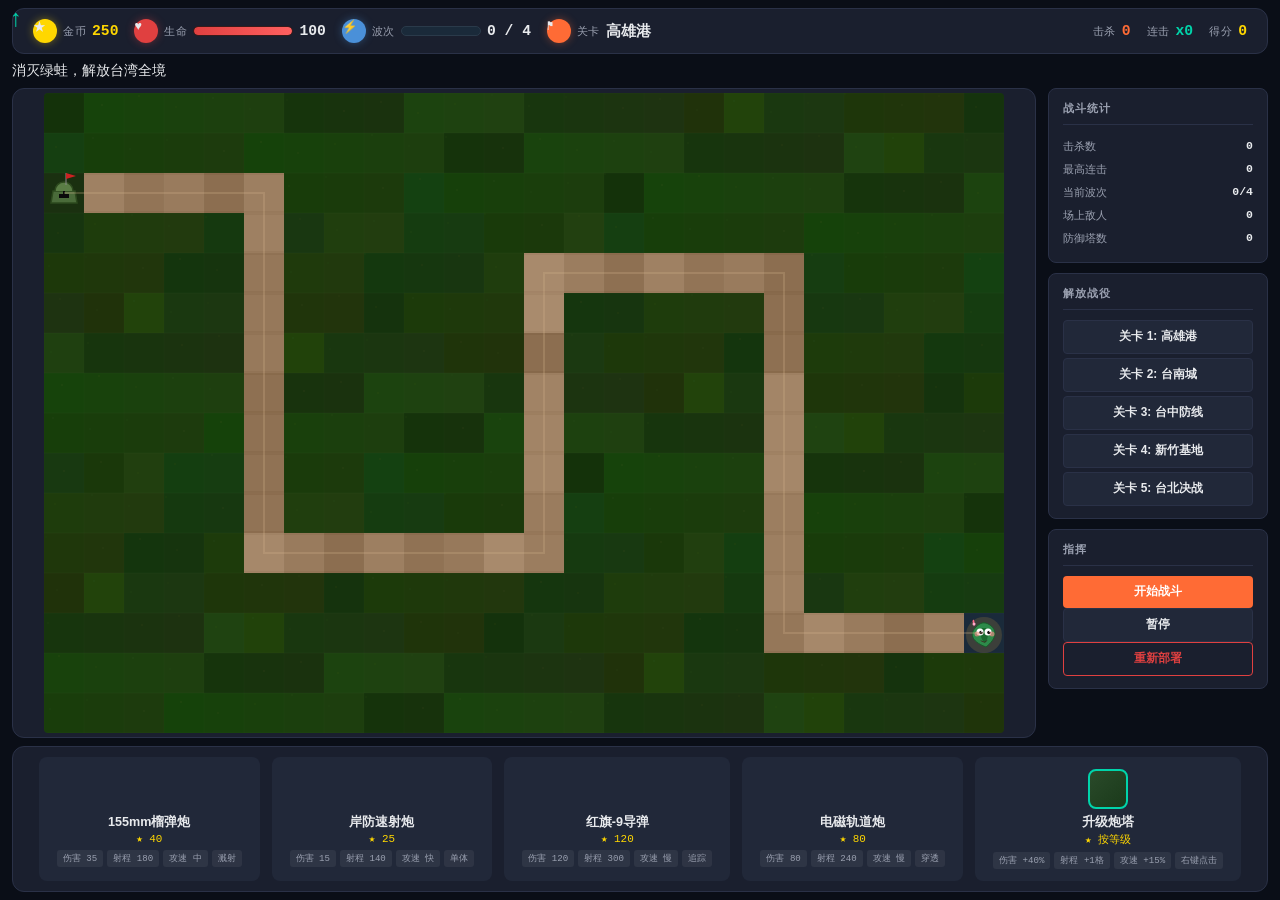
<file: index.html>
<!DOCTYPE html>
<html lang="zh-CN">
<head>
    <meta charset="UTF-8">
    <meta name="viewport" content="width=device-width, initial-scale=1.0">
    <title>解放台湾 - 塔防</title>
    <link rel="stylesheet" href="styles.css">
</head>
<body>
    <div class="game-wrapper">
        <!-- 顶部状态栏 -->
        <header class="status-bar">
            <div class="status-item gold-display">
                <span class="status-icon icon-gold">&#9733;</span>
                <span class="status-label">金币</span>
                <span id="gold-value" class="status-value gold-text">250</span>
            </div>
            <div class="status-item health-display">
                <span class="status-icon icon-heart">&#9829;</span>
                <span class="status-label">生命</span>
                <div class="health-bar-container">
                    <div id="health-bar" class="health-bar-fill"></div>
                </div>
                <span id="health-value" class="status-value">100</span>
            </div>
            <div class="status-item wave-display">
                <span class="status-icon icon-wave">&#9889;</span>
                <span class="status-label">波次</span>
                <div class="wave-progress-container">
                    <div id="wave-progress" class="wave-progress-fill"></div>
                </div>
                <span id="wave-text" class="status-value">0/4</span>
            </div>
            <div class="status-item level-display">
                <span class="status-icon icon-flag">&#9873;</span>
                <span class="status-label">关卡</span>
                <span id="level-name" class="status-value">高雄港</span>
            </div>
            <div class="status-spacer"></div>
            <div class="status-item kill-display">
                <span class="status-label">击杀</span>
                <span id="kill-count" class="status-value accent-text">0</span>
            </div>
            <div class="status-item combo-display">
                <span class="status-label">连击</span>
                <span id="combo-count" class="status-value combo-text">x0</span>
            </div>
            <div class="status-item score-display">
                <span class="status-label">得分</span>
                <span id="score-value" class="status-value gold-text">0</span>
            </div>
        </header>

        <!-- 副标题 -->
        <div class="subtitle-bar">
            <span>消灭绿蛙，解放台湾全境</span>
        </div>

        <!-- 游戏主区域 -->
        <main class="game-main">
            <div class="canvas-container">
                <canvas id="game-canvas" width="960" height="640"></canvas>
                <div id="game-overlay" class="overlay hidden">
                    <div class="overlay-content">
                        <h2 id="overlay-title">准备就绪</h2>
                        <p id="overlay-message">部署炮塔，消灭绿蛙</p>
                        <button id="overlay-btn" class="btn btn-primary">开始战斗</button>
                    </div>
                </div>
            </div>

            <!-- 右侧浮动面板 -->
            <aside class="side-panel">
                <div class="panel-card stats-card">
                    <h3 class="panel-title">战斗统计</h3>
                    <div class="stat-row">
                        <span>击杀数</span><span id="stat-kills">0</span>
                    </div>
                    <div class="stat-row">
                        <span>最高连击</span><span id="stat-max-combo">0</span>
                    </div>
                    <div class="stat-row">
                        <span>当前波次</span><span id="stat-wave">-</span>
                    </div>
                    <div class="stat-row">
                        <span>场上敌人</span><span id="stat-enemies">0</span>
                    </div>
                    <div class="stat-row">
                        <span>防御塔数</span><span id="stat-towers">0</span>
                    </div>
                </div>

                <div class="panel-card level-card">
                    <h3 class="panel-title">解放战役</h3>
                    <div class="level-selector" id="level-selector">
                        <!-- JS动态生成 -->
                    </div>
                </div>

                <div class="panel-card control-card">
                    <h3 class="panel-title">指挥</h3>
                    <button id="btn-start" class="btn btn-primary btn-block">开始战斗</button>
                    <button id="btn-pause" class="btn btn-secondary btn-block">暂停</button>
                    <button id="btn-restart" class="btn btn-danger btn-block">重新部署</button>
                </div>
            </aside>
        </main>

        <!-- 底部工具栏：军事炮塔选择 -->
        <footer class="toolbar">
            <div class="toolbar-inner">
                <!-- 155mm榴弹炮 -->
                <div class="tower-card" data-type="howitzer" data-cost="40">
                    <div class="tower-card-icon icon-howitzer"></div>
                    <div class="tower-card-info">
                        <span class="tower-card-name">155mm榴弹炮</span>
                        <span class="tower-card-cost">&#9733; 40</span>
                    </div>
                    <div class="tower-card-stats">
                        <span class="stat-chip damage">伤害 35</span>
                        <span class="stat-chip range">射程 180</span>
                        <span class="stat-chip speed">攻速 中</span>
                        <span class="stat-chip trait">溅射</span>
                    </div>
                </div>
                <!-- 岸防速射炮 -->
                <div class="tower-card" data-type="coastal" data-cost="25">
                    <div class="tower-card-icon icon-coastal"></div>
                    <div class="tower-card-info">
                        <span class="tower-card-name">岸防速射炮</span>
                        <span class="tower-card-cost">&#9733; 25</span>
                    </div>
                    <div class="tower-card-stats">
                        <span class="stat-chip damage">伤害 15</span>
                        <span class="stat-chip range">射程 140</span>
                        <span class="stat-chip speed">攻速 快</span>
                        <span class="stat-chip trait">单体</span>
                    </div>
                </div>
                <!-- 红旗-9导弹 -->
                <div class="tower-card" data-type="missile" data-cost="120">
                    <div class="tower-card-icon icon-missile"></div>
                    <div class="tower-card-info">
                        <span class="tower-card-name">红旗-9导弹</span>
                        <span class="tower-card-cost">&#9733; 120</span>
                    </div>
                    <div class="tower-card-stats">
                        <span class="stat-chip damage">伤害 120</span>
                        <span class="stat-chip range">射程 300</span>
                        <span class="stat-chip speed">攻速 慢</span>
                        <span class="stat-chip trait">追踪</span>
                    </div>
                </div>
                <!-- 电磁轨道炮 -->
                <div class="tower-card" data-type="railgun" data-cost="80">
                    <div class="tower-card-icon icon-railgun"></div>
                    <div class="tower-card-info">
                        <span class="tower-card-name">电磁轨道炮</span>
                        <span class="tower-card-cost">&#9733; 80</span>
                    </div>
                    <div class="tower-card-stats">
                        <span class="stat-chip damage">伤害 80</span>
                        <span class="stat-chip range">射程 240</span>
                        <span class="stat-chip speed">攻速 慢</span>
                        <span class="stat-chip trait">穿透</span>
                    </div>
                </div>
                <!-- 升级卡 -->
                <div class="tower-card upgrade-card" id="upgrade-card">
                    <div class="tower-card-icon icon-upgrade"></div>
                    <div class="tower-card-info">
                        <span class="tower-card-name">升级炮塔</span>
                        <span class="tower-card-cost">&#9733; 按等级</span>
                    </div>
                    <div class="tower-card-stats">
                        <span class="stat-chip damage">伤害 +40%</span>
                        <span class="stat-chip range">射程 +1格</span>
                        <span class="stat-chip speed">攻速 +15%</span>
                        <span class="stat-chip trait">右键点击</span>
                    </div>
                </div>
            </div>
        </footer>
    </div>

    <script src="game.js"></script>
</body>
</html>
</file>
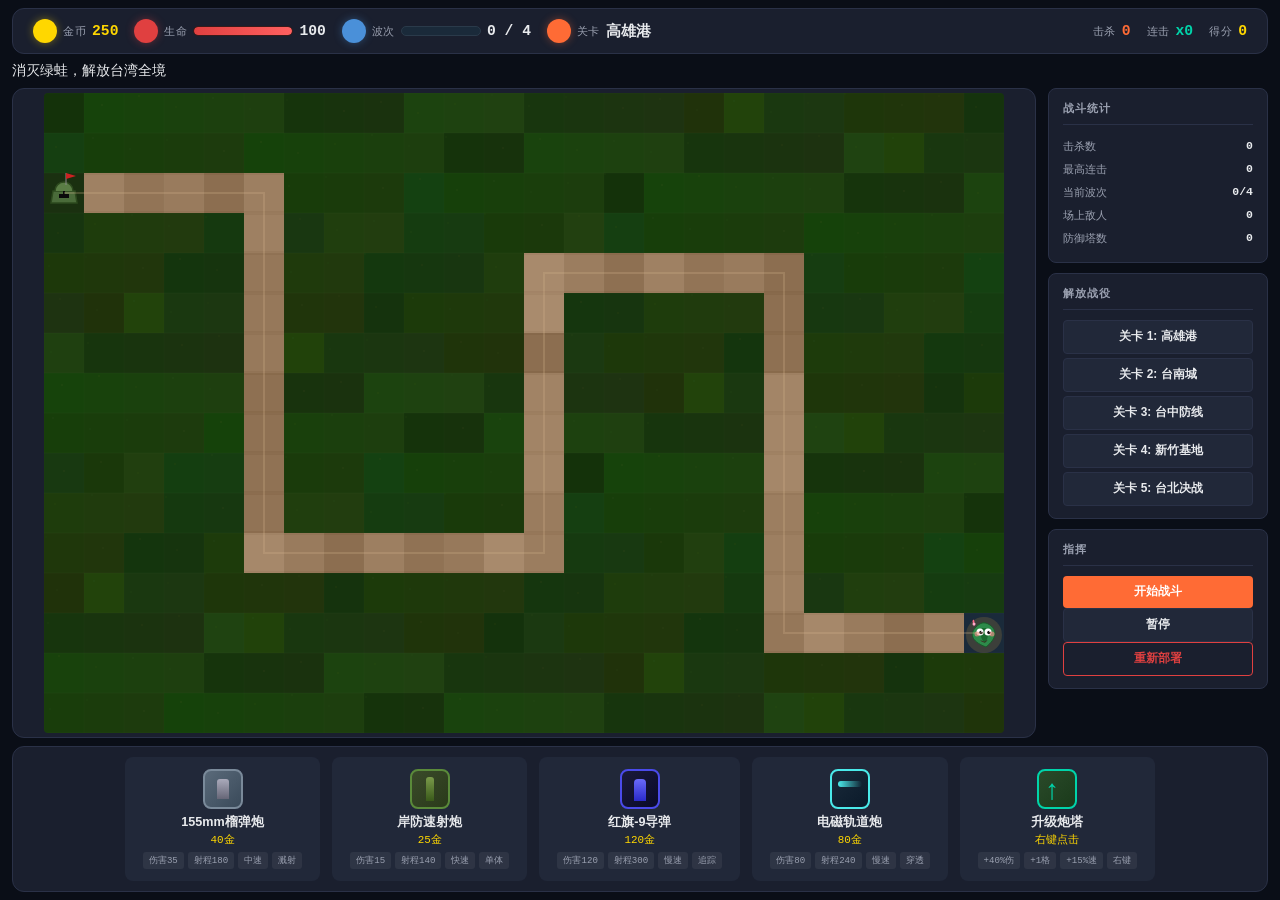
<file: 4399/index.html>
<!DOCTYPE html>
<html lang="zh-CN">
<head>
    <meta charset="UTF-8">
    <meta name="viewport" content="width=device-width, initial-scale=1.0, maximum-scale=1.0, user-scalable=no, viewport-fit=cover">
    <meta name="apple-mobile-web-app-capable" content="yes">
    <meta name="apple-mobile-web-app-status-bar-style" content="black-translucent">
    <meta name="format-detection" content="telephone=no">
    <meta name="x5-orientation" content="landscape">
    <meta name="x5-fullscreen" content="true">
    <title>解放台湾 - 塔防 | 4399</title>
    <link rel="stylesheet" href="styles.css">
    <!-- 4399 H5 API (optional integration stub) -->
    <!-- Uncomment and configure when integrating with 4399 platform:
    <script src="https://h.api.4399.com/h5mini-2.0/h5api-interface.php"></script>
    -->
</head>
<body>
    <!-- Loading splash -->
    <div id="loading-splash" class="loading-splash">
        <div class="loading-content">
            <div class="loading-spinner"></div>
            <p class="loading-text">正在加载游戏资源...</p>
            <progress id="loading-progress" class="loading-progress" value="0" max="100"></progress>
        </div>
    </div>

    <div class="game-wrapper">
        <!-- 顶部状态栏 -->
        <header class="status-bar">
            <div class="status-item gold-display">
                <span class="status-icon icon-gold"></span>
                <span class="status-label">金币</span>
                <span id="gold-value" class="status-value gold-text">250</span>
            </div>
            <div class="status-item health-display">
                <span class="status-icon icon-heart"></span>
                <span class="status-label">生命</span>
                <div class="health-bar-container">
                    <div id="health-bar" class="health-bar-fill"></div>
                </div>
                <span id="health-value" class="status-value">100</span>
            </div>
            <div class="status-item wave-display">
                <span class="status-icon icon-wave"></span>
                <span class="status-label">波次</span>
                <div class="wave-progress-container">
                    <div id="wave-progress" class="wave-progress-fill"></div>
                </div>
                <span id="wave-text" class="status-value">0/4</span>
            </div>
            <div class="status-item level-display">
                <span class="status-icon icon-flag"></span>
                <span class="status-label">关卡</span>
                <span id="level-name" class="status-value">高雄港</span>
            </div>
            <div class="status-spacer"></div>
            <div class="status-item kill-display">
                <span class="status-label">击杀</span>
                <span id="kill-count" class="status-value accent-text">0</span>
            </div>
            <div class="status-item combo-display">
                <span class="status-label">连击</span>
                <span id="combo-count" class="status-value combo-text">x0</span>
            </div>
            <div class="status-item score-display">
                <span class="status-label">得分</span>
                <span id="score-value" class="status-value gold-text">0</span>
            </div>
        </header>

        <!-- 副标题 -->
        <div class="subtitle-bar">
            <span>消灭绿蛙，解放台湾全境</span>
        </div>

        <!-- 游戏主区域 -->
        <main class="game-main">
            <div class="canvas-container">
                <canvas id="game-canvas" width="960" height="640"></canvas>
                <div id="game-overlay" class="overlay hidden">
                    <div class="overlay-content">
                        <h2 id="overlay-title">准备就绪</h2>
                        <p id="overlay-message">部署炮塔，消灭绿蛙</p>
                        <button id="overlay-btn" class="btn btn-primary">开始战斗</button>
                    </div>
                </div>
            </div>

            <!-- 移动端快捷面板（大屏隐藏） -->
            <div id="mobile-controls" class="mobile-controls">
                <button id="mbtn-start" class="btn btn-primary btn-mobile">开始</button>
                <button id="mbtn-pause" class="btn btn-secondary btn-mobile">暂停</button>
                <button id="mbtn-restart" class="btn btn-danger btn-mobile">重置</button>
            </div>

            <!-- 右侧浮动面板 -->
            <aside class="side-panel">
                <div class="panel-card stats-card">
                    <h3 class="panel-title">战斗统计</h3>
                    <div class="stat-row">
                        <span>击杀数</span><span id="stat-kills">0</span>
                    </div>
                    <div class="stat-row">
                        <span>最高连击</span><span id="stat-max-combo">0</span>
                    </div>
                    <div class="stat-row">
                        <span>当前波次</span><span id="stat-wave">-</span>
                    </div>
                    <div class="stat-row">
                        <span>场上敌人</span><span id="stat-enemies">0</span>
                    </div>
                    <div class="stat-row">
                        <span>防御塔数</span><span id="stat-towers">0</span>
                    </div>
                </div>

                <div class="panel-card level-card">
                    <h3 class="panel-title">解放战役</h3>
                    <div class="level-selector" id="level-selector">
                        <!-- JS动态生成 -->
                    </div>
                </div>

                <div class="panel-card control-card">
                    <h3 class="panel-title">指挥</h3>
                    <button id="btn-start" class="btn btn-primary btn-block">开始战斗</button>
                    <button id="btn-pause" class="btn btn-secondary btn-block">暂停</button>
                    <button id="btn-restart" class="btn btn-danger btn-block">重新部署</button>
                </div>
            </aside>
        </main>

        <!-- 底部工具栏：军事炮塔选择 -->
        <footer class="toolbar">
            <div class="toolbar-inner">
                <!-- 155mm榴弹炮 -->
                <div class="tower-card" data-type="howitzer" data-cost="40">
                    <div class="tower-card-icon icon-howitzer"></div>
                    <div class="tower-card-info">
                        <span class="tower-card-name">155mm榴弹炮</span>
                        <span class="tower-card-cost">40金</span>
                    </div>
                    <div class="tower-card-stats">
                        <span class="stat-chip damage">伤害35</span>
                        <span class="stat-chip range">射程180</span>
                        <span class="stat-chip speed">中速</span>
                        <span class="stat-chip trait">溅射</span>
                    </div>
                </div>
                <!-- 岸防速射炮 -->
                <div class="tower-card" data-type="coastal" data-cost="25">
                    <div class="tower-card-icon icon-coastal"></div>
                    <div class="tower-card-info">
                        <span class="tower-card-name">岸防速射炮</span>
                        <span class="tower-card-cost">25金</span>
                    </div>
                    <div class="tower-card-stats">
                        <span class="stat-chip damage">伤害15</span>
                        <span class="stat-chip range">射程140</span>
                        <span class="stat-chip speed">快速</span>
                        <span class="stat-chip trait">单体</span>
                    </div>
                </div>
                <!-- 红旗-9导弹 -->
                <div class="tower-card" data-type="missile" data-cost="120">
                    <div class="tower-card-icon icon-missile"></div>
                    <div class="tower-card-info">
                        <span class="tower-card-name">红旗-9导弹</span>
                        <span class="tower-card-cost">120金</span>
                    </div>
                    <div class="tower-card-stats">
                        <span class="stat-chip damage">伤害120</span>
                        <span class="stat-chip range">射程300</span>
                        <span class="stat-chip speed">慢速</span>
                        <span class="stat-chip trait">追踪</span>
                    </div>
                </div>
                <!-- 电磁轨道炮 -->
                <div class="tower-card" data-type="railgun" data-cost="80">
                    <div class="tower-card-icon icon-railgun"></div>
                    <div class="tower-card-info">
                        <span class="tower-card-name">电磁轨道炮</span>
                        <span class="tower-card-cost">80金</span>
                    </div>
                    <div class="tower-card-stats">
                        <span class="stat-chip damage">伤害80</span>
                        <span class="stat-chip range">射程240</span>
                        <span class="stat-chip speed">慢速</span>
                        <span class="stat-chip trait">穿透</span>
                    </div>
                </div>
                <!-- 升级卡 -->
                <div class="tower-card upgrade-card" id="upgrade-card">
                    <div class="tower-card-icon icon-upgrade"></div>
                    <div class="tower-card-info">
                        <span class="tower-card-name">升级炮塔</span>
                        <span class="tower-card-cost">右键点击</span>
                    </div>
                    <div class="tower-card-stats">
                        <span class="stat-chip damage">+40%伤</span>
                        <span class="stat-chip range">+1格</span>
                        <span class="stat-chip speed">+15%速</span>
                        <span class="stat-chip trait">右键</span>
                    </div>
                </div>
            </div>
        </footer>
    </div>

    <script>
    // Loading screen - hide when game initializes
    window.addEventListener('load', function() {
        setTimeout(function() {
            var splash = document.getElementById('loading-splash');
            if (splash) {
                splash.style.opacity = '0';
                splash.style.transition = 'opacity 0.3s ease';
                setTimeout(function() { splash.remove(); }, 300);
            }
        }, 600);
    });
    </script>
    <script src="game.js"></script>
</body>
</html>
</file>
<file: styles.css>
/* ============================================================
   Aegis Defense - 塔防游戏样式表
   主题色: #ff6b35(橙红) #00d4aa(成功绿) #ffd700(金币金)
           #1a1f2e(面板深色) #0a0e17(背景极深)
   ============================================================ */

/* === CSS Variables & Reset === */
:root {
    --bg-deep:      #0a0e17;
    --bg-panel:     #1a1f2e;
    --bg-card:      #212839;
    --bg-hover:     #2a3147;
    --accent:       #ff6b35;
    --accent-dark:  #d45520;
    --success:      #00d4aa;
    --gold:         #ffd700;
    --gold-dark:    #b8960f;
    --text-primary: #e8eaed;
    --text-secondary: #9aa0b0;
    --text-muted:   #5e6478;
    --border:       #2a3147;
    --danger:       #e04040;
    --danger-dark:  #b02020;
    --radius-sm:    4px;
    --radius-md:    8px;
    --radius-lg:    12px;
    --transition:   0.2s ease;
    --font-mono:    'Consolas', 'Courier New', monospace;
    --font-ui:      'Segoe UI', 'Microsoft YaHei', sans-serif;
}

*, *::before, *::after {
    margin: 0;
    padding: 0;
    box-sizing: border-box;
}

html { font-size: 14px; }

body {
    font-family: var(--font-ui);
    background: var(--bg-deep);
    color: var(--text-primary);
    min-height: 100vh;
    display: flex;
    justify-content: center;
    align-items: flex-start;
    overflow-x: hidden;
    -webkit-font-smoothing: antialiased;
}

/* === Game Wrapper === */
.game-wrapper {
    width: 100%;
    max-width: 1280px;
    min-width: 768px;
    display: flex;
    flex-direction: column;
    min-height: 100vh;
    padding: 8px 12px;
    gap: 8px;
}

/* ============================================================
   Status Bar - 顶部状态栏
   ============================================================ */
.status-bar {
    display: flex;
    align-items: center;
    gap: 16px;
    padding: 10px 20px;
    background: var(--bg-panel);
    border-radius: var(--radius-lg);
    border: 1px solid var(--border);
    flex-shrink: 0;
}

.status-item {
    display: flex;
    align-items: center;
    gap: 6px;
    font-size: 0.9rem;
}

.status-spacer { flex: 1; }

.status-label {
    color: var(--text-secondary);
    font-size: 0.78rem;
    text-transform: uppercase;
    letter-spacing: 0.5px;
}

.status-value {
    font-family: var(--font-mono);
    font-weight: 700;
    font-size: 1.05rem;
    color: var(--text-primary);
}

.gold-text   { color: var(--gold); }
.accent-text { color: var(--accent); }
.combo-text  { color: var(--success); }

/* Status Icons (CSS-only) */
.status-icon {
    width: 24px; height: 24px;
    border-radius: 50%;
    display: inline-block;
    flex-shrink: 0;
}
.icon-gold  { background: var(--gold); box-shadow: 0 0 8px rgba(255,215,0,0.4); }
.icon-heart { background: var(--danger); box-shadow: 0 0 8px rgba(224,64,64,0.4); }
.icon-wave  { background: #4a90d9; box-shadow: 0 0 8px rgba(74,144,217,0.4); }
.icon-flag  { background: var(--accent); box-shadow: 0 0 8px rgba(255,107,53,0.4); }

/* Health Bar */
.health-bar-container {
    width: 100px; height: 10px;
    background: #2a1a1a;
    border-radius: 5px;
    overflow: hidden;
    border: 1px solid #3a1a1a;
}
.health-bar-fill {
    width: 100%; height: 100%;
    background: linear-gradient(90deg, var(--danger), #ff6060);
    border-radius: 5px;
    transition: width 0.4s ease;
}

/* Wave Progress */
.wave-progress-container {
    width: 80px; height: 10px;
    background: #1a2a3a;
    border-radius: 5px;
    overflow: hidden;
    border: 1px solid #2a3a4a;
}
.wave-progress-fill {
    width: 0%; height: 100%;
    background: linear-gradient(90deg, #4a90d9, #6ab0f9);
    border-radius: 5px;
    transition: width 0.4s ease;
}

/* ============================================================
   Game Main Area
   ============================================================ */
.game-main {
    display: flex;
    gap: 12px;
    flex: 1;
    min-height: 0;
}

.canvas-container {
    flex: 1;
    display: flex;
    align-items: center;
    justify-content: center;
    position: relative;
    background: var(--bg-panel);
    border-radius: var(--radius-lg);
    border: 1px solid var(--border);
    overflow: hidden;
    min-width: 0;
}

#game-canvas {
    display: block;
    max-width: 100%;
    max-height: 100%;
    image-rendering: auto;
    border-radius: 4px;
}

/* Overlay */
.overlay {
    position: absolute;
    inset: 0;
    background: rgba(10,14,23,0.85);
    display: flex;
    align-items: center;
    justify-content: center;
    z-index: 100;
    backdrop-filter: blur(4px);
}
.overlay.hidden { display: none; }
.overlay-content {
    text-align: center;
    background: var(--bg-panel);
    padding: 32px 48px;
    border-radius: var(--radius-lg);
    border: 1px solid var(--border);
    box-shadow: 0 8px 32px rgba(0,0,0,0.5);
}
.overlay-content h2 {
    font-size: 1.6rem;
    color: var(--accent);
    margin-bottom: 8px;
}
.overlay-content p {
    color: var(--text-secondary);
    margin-bottom: 20px;
    font-size: 0.95rem;
}

/* ============================================================
   Side Panel
   ============================================================ */
.side-panel {
    width: 220px;
    flex-shrink: 0;
    display: flex;
    flex-direction: column;
    gap: 10px;
    overflow-y: auto;
    max-height: 660px;
}

.panel-card {
    background: var(--bg-panel);
    border-radius: var(--radius-md);
    border: 1px solid var(--border);
    padding: 12px 14px;
}

.panel-title {
    font-size: 0.82rem;
    text-transform: uppercase;
    letter-spacing: 1px;
    color: var(--text-secondary);
    margin-bottom: 10px;
    padding-bottom: 8px;
    border-bottom: 1px solid var(--border);
}

.stat-row {
    display: flex;
    justify-content: space-between;
    padding: 4px 0;
    font-size: 0.82rem;
    color: var(--text-secondary);
}
.stat-row span:last-child {
    font-family: var(--font-mono);
    font-weight: 600;
    color: var(--text-primary);
}

/* Level Selector */
.level-selector {
    display: flex;
    flex-direction: column;
    gap: 4px;
}
.level-btn {
    background: var(--bg-card);
    border: 1px solid var(--border);
    color: var(--text-secondary);
    padding: 7px 10px;
    border-radius: var(--radius-sm);
    cursor: pointer;
    font-size: 0.8rem;
    text-align: left;
    transition: all var(--transition);
    font-family: var(--font-ui);
}
.level-btn:hover {
    background: var(--bg-hover);
    color: var(--text-primary);
    border-color: var(--accent);
}
.level-btn.active {
    background: var(--accent);
    color: #fff;
    border-color: var(--accent);
    font-weight: 600;
}

/* ============================================================
   Buttons
   ============================================================ */
.btn {
    display: inline-block;
    padding: 8px 20px;
    border: none;
    border-radius: var(--radius-sm);
    cursor: pointer;
    font-size: 0.85rem;
    font-weight: 600;
    font-family: var(--font-ui);
    transition: all var(--transition);
    text-align: center;
}
.btn-block { display: block; width: 100%; }
.btn-primary {
    background: var(--accent);
    color: #fff;
}
.btn-primary:hover {
    background: var(--accent-dark);
    box-shadow: 0 2px 12px rgba(255,107,53,0.35);
}
.btn-secondary {
    background: var(--bg-card);
    color: var(--text-primary);
    border: 1px solid var(--border);
}
.btn-secondary:hover {
    background: var(--bg-hover);
    border-color: var(--text-muted);
}
.btn-danger {
    background: transparent;
    color: var(--danger);
    border: 1px solid var(--danger);
}
.btn-danger:hover {
    background: var(--danger-dark);
    color: #fff;
}

/* ============================================================
   Toolbar - 底部工具栏
   ============================================================ */
.toolbar {
    background: var(--bg-panel);
    border-radius: var(--radius-lg);
    border: 1px solid var(--border);
    padding: 10px 16px;
    flex-shrink: 0;
}
.toolbar-inner {
    display: flex;
    gap: 12px;
    justify-content: center;
    flex-wrap: wrap;
}

.tower-card {
    display: flex;
    flex-direction: column;
    align-items: center;
    gap: 5px;
    background: var(--bg-card);
    border: 2px solid transparent;
    border-radius: var(--radius-md);
    padding: 10px 16px;
    cursor: pointer;
    transition: all var(--transition);
    min-width: 140px;
    user-select: none;
}
.tower-card:hover {
    background: var(--bg-hover);
    border-color: var(--accent);
    transform: translateY(-2px);
    box-shadow: 0 4px 16px rgba(255,107,53,0.2);
}
.tower-card.selected {
    border-color: var(--accent);
    background: #1f2a38;
    box-shadow: 0 0 16px rgba(255,107,53,0.3);
}

.tower-card-icon {
    width: 40px; height: 40px;
    border-radius: 8px;
    flex-shrink: 0;
}
.icon-tower-basic {
    background: linear-gradient(135deg, #5a6a7a, #3a4a5a);
    border: 2px solid #7a8a9a;
    position: relative;
}
.icon-tower-basic::after {
    content: ''; position: absolute; top: 8px; left: 12px;
    width: 12px; height: 20px;
    background: linear-gradient(180deg, #aab, #667);
    border-radius: 3px 3px 0 0;
}
.icon-tower-rocket {
    background: linear-gradient(135deg, #6a4a3a, #4a2a1a);
    border: 2px solid #aa6830;
}
.icon-tower-rocket::after {
    content: ''; position: absolute; top: 6px; left: 14px;
    width: 8px; height: 24px;
    background: linear-gradient(180deg, var(--accent), #d44a20);
    border-radius: 3px 3px 0 0;
}
.icon-tower-missile {
    background: linear-gradient(135deg, #1a1a3a, #0a0a2a);
    border: 2px solid #4a4aea;
}
.icon-tower-missile::after {
    content: ''; position: absolute; top: 8px; left: 12px;
    width: 12px; height: 22px;
    background: linear-gradient(180deg, #6a6afa, #2a2aca);
    border-radius: 4px 4px 0 0;
}
.icon-upgrade {
    background: linear-gradient(135deg, #2a4a2a, #1a3a1a);
    border: 2px solid var(--success);
}
.icon-upgrade::after {
    content: '↑'; position: absolute; top: 4px; left: 10px;
    font-size: 24px; color: var(--success); font-weight: bold;
}

.tower-card-info {
    display: flex;
    flex-direction: column;
    align-items: center;
    gap: 1px;
}
.tower-card-name {
    font-weight: 700;
    font-size: 0.9rem;
    color: var(--text-primary);
}
.tower-card-cost {
    font-size: 0.78rem;
    color: var(--gold);
    font-family: var(--font-mono);
}

.tower-card-stats {
    display: flex;
    gap: 4px;
    flex-wrap: wrap;
    justify-content: center;
}
.stat-chip {
    font-size: 0.65rem;
    padding: 2px 6px;
    border-radius: 3px;
    background: rgba(255,255,255,0.06);
    color: var(--text-secondary);
    font-family: var(--font-mono);
}

.upgrade-card {
    border-style: dashed;
}

/* ============================================================
   Responsive
   ============================================================ */

/* 1200px: shrink side panel */
@media (max-width: 1200px) {
    .game-wrapper { max-width: 1100px; }
    .side-panel { width: 190px; }
    .tower-card { min-width: 120px; padding: 8px 12px; }
    .tower-card-stats { display: none; }
}

/* 992px: single column, side panel below canvas */
@media (max-width: 992px) {
    .game-wrapper { min-width: 0; padding: 4px 8px; gap: 6px; }
    .game-main { flex-direction: column; }
    .side-panel {
        width: 100%; flex-direction: row; flex-wrap: wrap;
        max-height: none; gap: 8px;
    }
    .panel-card { flex: 1; min-width: 180px; }
    .status-bar { gap: 10px; padding: 8px 12px; }
    .status-label { display: none; }
    .health-bar-container { width: 60px; }
    .wave-progress-container { width: 50px; }
    .tower-card { min-width: 100px; }
}

/* 768px: compact everything */
@media (max-width: 768px) {
    html { font-size: 12px; }
    .game-wrapper { padding: 2px 4px; gap: 4px; }

    .status-bar {
        gap: 6px; padding: 6px 10px;
        flex-wrap: wrap; justify-content: center;
    }
    .status-item { gap: 3px; }
    .status-icon { width: 16px; height: 16px; }
    .status-value { font-size: 0.85rem; }

    .game-main { gap: 6px; }

    .side-panel { gap: 4px; }
    .panel-card { padding: 8px 10px; }
    .panel-title { font-size: 0.7rem; margin-bottom: 6px; }

    .toolbar { padding: 8px 10px; }
    .toolbar-inner { gap: 6px; }
    .tower-card {
        min-width: 70px; padding: 6px 10px; gap: 2px;
    }
    .tower-card-icon { width: 28px; height: 28px; }
    .tower-card-name { font-size: 0.72rem; }
    .tower-card-cost { font-size: 0.65rem; }
    .tower-card-stats { display: none; }

    .overlay-content { padding: 20px 28px; }
}

/* === Scrollbar === */
::-webkit-scrollbar { width: 6px; }
::-webkit-scrollbar-track { background: var(--bg-deep); }
::-webkit-scrollbar-thumb { background: var(--border); border-radius: 3px; }
::-webkit-scrollbar-thumb:hover { background: var(--text-muted); }

/* === Animations === */
@keyframes pulse {
    0%, 100% { transform: scale(1); }
    50% { transform: scale(1.05); }
}
@keyframes fadeIn {
    from { opacity: 0; transform: translateY(-8px); }
    to { opacity: 1; transform: translateY(0); }
}
.tower-card.selected {
    animation: pulse 1.2s ease-in-out infinite;
}
.overlay:not(.hidden) .overlay-content {
    animation: fadeIn 0.3s ease;
}
</file>
<file: 4399/styles.css>
/* ============================================================
   解放台湾 - 塔防游戏样式表
   4399 平台优化版 - 多浏览器兼容
   主题色: #ff6b35(橙红) #00d4aa(成功绿) #ffd700(金币金)
           #1a1f2e(面板深色) #0a0e17(背景极深)
   兼容: Chrome 90+, Firefox 90+, Edge 90+, Safari 15+
   ============================================================ */

/* === CSS Variables & Reset === */
:root {
    --bg-deep:      #0a0e17;
    --bg-panel:     #1a1f2e;
    --bg-card:      #212839;
    --bg-hover:     #2a3147;
    --accent:       #ff6b35;
    --accent-dark:  #d45520;
    --success:      #00d4aa;
    --gold:         #ffd700;
    --gold-dark:    #b8960f;
    --text-primary: #e8eaed;
    --text-secondary: #9aa0b0;
    --text-muted:   #5e6478;
    --border:       #2a3147;
    --danger:       #e04040;
    --danger-dark:  #b02020;
    --radius-sm:    4px;
    --radius-md:    8px;
    --radius-lg:    12px;
    --transition:   0.2s ease;
    --font-mono:    'Consolas', 'Courier New', 'Lucida Console', monospace;
    --font-ui:      'Segoe UI', 'Microsoft YaHei', 'PingFang SC', 'Noto Sans SC', sans-serif;
}

*, *::before, *::after {
    margin: 0;
    padding: 0;
    box-sizing: border-box;
}

html { font-size: 14px; }

body {
    font-family: var(--font-ui);
    background: var(--bg-deep);
    color: var(--text-primary);
    min-height: 100vh;
    min-height: 100dvh; /* Safari dynamic viewport */
    display: flex;
    justify-content: center;
    align-items: flex-start;
    overflow-x: hidden;
    -webkit-font-smoothing: antialiased;
    -moz-osx-font-smoothing: grayscale;
    -webkit-tap-highlight-color: transparent;
    -webkit-touch-callout: none;
}

/* === Loading Splash === */
.loading-splash {
    position: fixed;
    inset: 0;
    z-index: 9999;
    background: var(--bg-deep);
    display: flex;
    align-items: center;
    justify-content: center;
}
.loading-content {
    text-align: center;
}
.loading-spinner {
    width: 48px; height: 48px;
    border: 4px solid var(--border);
    border-top-color: var(--accent);
    border-radius: 50%;
    animation: spin 0.8s linear infinite;
    margin: 0 auto 16px;
}
.loading-text {
    color: var(--text-secondary);
    font-size: 0.9rem;
    margin-bottom: 12px;
}
.loading-progress {
    width: 200px; height: 4px;
    appearance: none;
    -webkit-appearance: none;
    border: none;
    border-radius: 2px;
    background: var(--border);
}
.loading-progress::-webkit-progress-bar { background: var(--border); border-radius: 2px; }
.loading-progress::-webkit-progress-value { background: var(--accent); border-radius: 2px; }
.loading-progress::-moz-progress-bar { background: var(--accent); border-radius: 2px; }

@keyframes spin {
    to { transform: rotate(360deg); }
}

/* === Game Wrapper === */
.game-wrapper {
    width: 100%;
    max-width: 1280px;
    min-width: 768px;
    display: flex;
    flex-direction: column;
    min-height: 100vh;
    min-height: 100dvh;
    padding: 8px 12px;
    gap: 8px;
}

/* ============================================================
   Status Bar - 顶部状态栏
   ============================================================ */
.status-bar {
    display: flex;
    align-items: center;
    gap: 16px;
    padding: 10px 20px;
    background: var(--bg-panel);
    border-radius: var(--radius-lg);
    border: 1px solid var(--border);
    flex-shrink: 0;
}

.status-item {
    display: flex;
    align-items: center;
    gap: 6px;
    font-size: 0.9rem;
}

.status-spacer { flex: 1; }

.status-label {
    color: var(--text-secondary);
    font-size: 0.78rem;
    text-transform: uppercase;
    letter-spacing: 0.5px;
}

.status-value {
    font-family: var(--font-mono);
    font-weight: 700;
    font-size: 1.05rem;
    color: var(--text-primary);
}

.gold-text   { color: var(--gold); }
.accent-text { color: var(--accent); }
.combo-text  { color: var(--success); }

/* Status Icons (CSS-only) */
.status-icon {
    width: 24px; height: 24px;
    border-radius: 50%;
    display: inline-block;
    flex-shrink: 0;
}
.icon-gold  { background: var(--gold); box-shadow: 0 0 8px rgba(255,215,0,0.4); }
.icon-heart { background: var(--danger); box-shadow: 0 0 8px rgba(224,64,64,0.4); }
.icon-wave  { background: #4a90d9; box-shadow: 0 0 8px rgba(74,144,217,0.4); }
.icon-flag  { background: var(--accent); box-shadow: 0 0 8px rgba(255,107,53,0.4); }

/* Health Bar */
.health-bar-container {
    width: 100px; height: 10px;
    background: #2a1a1a;
    border-radius: 5px;
    overflow: hidden;
    border: 1px solid #3a1a1a;
}
.health-bar-fill {
    width: 100%; height: 100%;
    background: linear-gradient(90deg, var(--danger), #ff6060);
    border-radius: 5px;
    transition: width 0.4s ease;
}

/* Wave Progress */
.wave-progress-container {
    width: 80px; height: 10px;
    background: #1a2a3a;
    border-radius: 5px;
    overflow: hidden;
    border: 1px solid #2a3a4a;
}
.wave-progress-fill {
    width: 0%; height: 100%;
    background: linear-gradient(90deg, #4a90d9, #6ab0f9);
    border-radius: 5px;
    transition: width 0.4s ease;
}

/* ============================================================
   Game Main Area
   ============================================================ */
.game-main {
    display: flex;
    gap: 12px;
    flex: 1;
    min-height: 0;
}

.canvas-container {
    flex: 1;
    display: flex;
    align-items: center;
    justify-content: center;
    position: relative;
    background: var(--bg-panel);
    border-radius: var(--radius-lg);
    border: 1px solid var(--border);
    overflow: hidden;
    min-width: 0;
}

#game-canvas {
    display: block;
    max-width: 100%;
    max-height: 100%;
    image-rendering: auto;
    image-rendering: crisp-edges;
    border-radius: 4px;
}

/* Overlay */
.overlay {
    position: absolute;
    inset: 0;
    background: rgba(10,14,23,0.85);
    display: flex;
    align-items: center;
    justify-content: center;
    z-index: 100;
    -webkit-backdrop-filter: blur(4px);
    backdrop-filter: blur(4px);
}
/* Firefox fallback (no backdrop-filter support in older versions) */
@supports not (backdrop-filter: blur(1px)) {
    .overlay { background: rgba(10,14,23,0.92); }
}
.overlay.hidden { display: none; }
.overlay-content {
    text-align: center;
    background: var(--bg-panel);
    padding: 32px 48px;
    border-radius: var(--radius-lg);
    border: 1px solid var(--border);
    box-shadow: 0 8px 32px rgba(0,0,0,0.5);
}
.overlay-content h2 {
    font-size: 1.6rem;
    color: var(--accent);
    margin-bottom: 8px;
}
.overlay-content p {
    color: var(--text-secondary);
    margin-bottom: 20px;
    font-size: 0.95rem;
}

/* ============================================================
   Mobile Controls (hidden on desktop, shown on mobile)
   ============================================================ */
.mobile-controls {
    display: none;
}

/* ============================================================
   Side Panel
   ============================================================ */
.side-panel {
    width: 220px;
    flex-shrink: 0;
    display: flex;
    flex-direction: column;
    gap: 10px;
    overflow-y: auto;
    max-height: 660px;
}

.panel-card {
    background: var(--bg-panel);
    border-radius: var(--radius-md);
    border: 1px solid var(--border);
    padding: 12px 14px;
}

.panel-title {
    font-size: 0.82rem;
    text-transform: uppercase;
    letter-spacing: 1px;
    color: var(--text-secondary);
    margin-bottom: 10px;
    padding-bottom: 8px;
    border-bottom: 1px solid var(--border);
}

.stat-row {
    display: flex;
    justify-content: space-between;
    padding: 4px 0;
    font-size: 0.82rem;
    color: var(--text-secondary);
}
.stat-row span:last-child {
    font-family: var(--font-mono);
    font-weight: 600;
    color: var(--text-primary);
}

/* Level Selector */
.level-selector {
    display: flex;
    flex-direction: column;
    gap: 4px;
}
.level-btn {
    background: var(--bg-card);
    border: 1px solid var(--border);
    color: var(--text-secondary);
    padding: 7px 10px;
    border-radius: var(--radius-sm);
    cursor: pointer;
    font-size: 0.8rem;
    text-align: left;
    transition: all var(--transition);
    font-family: var(--font-ui);
}
.level-btn:hover {
    background: var(--bg-hover);
    color: var(--text-primary);
    border-color: var(--accent);
}
.level-btn.active {
    background: var(--accent);
    color: #fff;
    border-color: var(--accent);
    font-weight: 600;
}

/* ============================================================
   Buttons
   ============================================================ */
.btn {
    display: inline-block;
    padding: 8px 20px;
    border: none;
    border-radius: var(--radius-sm);
    cursor: pointer;
    font-size: 0.85rem;
    font-weight: 600;
    font-family: var(--font-ui);
    transition: all var(--transition);
    text-align: center;
    -webkit-user-select: none;
    user-select: none;
}
.btn-block { display: block; width: 100%; }
.btn-primary {
    background: var(--accent);
    color: #fff;
}
.btn-primary:hover {
    background: var(--accent-dark);
    box-shadow: 0 2px 12px rgba(255,107,53,0.35);
}
.btn-secondary {
    background: var(--bg-card);
    color: var(--text-primary);
    border: 1px solid var(--border);
}
.btn-secondary:hover {
    background: var(--bg-hover);
    border-color: var(--text-muted);
}
.btn-danger {
    background: transparent;
    color: var(--danger);
    border: 1px solid var(--danger);
}
.btn-danger:hover {
    background: var(--danger-dark);
    color: #fff;
}

/* ============================================================
   Toolbar - 底部工具栏
   ============================================================ */
.toolbar {
    background: var(--bg-panel);
    border-radius: var(--radius-lg);
    border: 1px solid var(--border);
    padding: 10px 16px;
    flex-shrink: 0;
}
.toolbar-inner {
    display: flex;
    gap: 12px;
    justify-content: center;
    flex-wrap: wrap;
}

.tower-card {
    display: flex;
    flex-direction: column;
    align-items: center;
    gap: 5px;
    background: var(--bg-card);
    border: 2px solid transparent;
    border-radius: var(--radius-md);
    padding: 10px 16px;
    cursor: pointer;
    transition: all var(--transition);
    min-width: 140px;
    -webkit-user-select: none;
    user-select: none;
}
.tower-card:hover {
    background: var(--bg-hover);
    border-color: var(--accent);
    transform: translateY(-2px);
    box-shadow: 0 4px 16px rgba(255,107,53,0.2);
}
.tower-card.selected {
    border-color: var(--accent);
    background: #1f2a38;
    box-shadow: 0 0 16px rgba(255,107,53,0.3);
}

.tower-card-icon {
    width: 40px; height: 40px;
    border-radius: 8px;
    flex-shrink: 0;
}
.icon-howitzer {
    background: linear-gradient(135deg, #5a6a7a, #3a4a5a);
    border: 2px solid #7a8a9a;
    position: relative;
}
.icon-howitzer::after {
    content: ''; position: absolute; top: 8px; left: 12px;
    width: 12px; height: 20px;
    background: linear-gradient(180deg, #aab, #667);
    border-radius: 3px 3px 0 0;
}
.icon-coastal {
    background: linear-gradient(135deg, #3a4a2a, #2a3a1a);
    border: 2px solid #5a8a3a;
    position: relative;
}
.icon-coastal::after {
    content: ''; position: absolute; top: 6px; left: 14px;
    width: 8px; height: 24px;
    background: linear-gradient(180deg, #7a9a4a, #3a5a1a);
    border-radius: 3px 3px 0 0;
}
.icon-missile {
    background: linear-gradient(135deg, #1a1a3a, #0a0a2a);
    border: 2px solid #4a4aea;
    position: relative;
}
.icon-missile::after {
    content: ''; position: absolute; top: 8px; left: 12px;
    width: 12px; height: 22px;
    background: linear-gradient(180deg, #6a6afa, #2a2aca);
    border-radius: 4px 4px 0 0;
}
.icon-railgun {
    background: linear-gradient(135deg, #1a2a3a, #0a1a2a);
    border: 2px solid #4aeaea;
    position: relative;
}
.icon-railgun::after {
    content: ''; position: absolute; top: 10px; left: 6px;
    width: 24px; height: 6px;
    background: linear-gradient(90deg, #4aeaea, transparent);
    border-radius: 3px;
}
.icon-upgrade {
    background: linear-gradient(135deg, #2a4a2a, #1a3a1a);
    border: 2px solid var(--success);
    position: relative;
}
.icon-upgrade::after {
    content: '\2191'; position: absolute; top: 0; left: 6px;
    font-size: 28px; color: var(--success); font-weight: bold;
    line-height: 38px;
}

.tower-card-info {
    display: flex;
    flex-direction: column;
    align-items: center;
    gap: 1px;
}
.tower-card-name {
    font-weight: 700;
    font-size: 0.9rem;
    color: var(--text-primary);
}
.tower-card-cost {
    font-size: 0.78rem;
    color: var(--gold);
    font-family: var(--font-mono);
}

.tower-card-stats {
    display: flex;
    gap: 4px;
    flex-wrap: wrap;
    justify-content: center;
}
.stat-chip {
    font-size: 0.65rem;
    padding: 2px 6px;
    border-radius: 3px;
    background: rgba(255,255,255,0.06);
    color: var(--text-secondary);
    font-family: var(--font-mono);
}

.upgrade-card { border-style: dashed; }

/* ============================================================
   Responsive
   ============================================================ */

/* 1200px: shrink side panel */
@media (max-width: 1200px) {
    .game-wrapper { max-width: 1100px; }
    .side-panel { width: 190px; }
    .tower-card { min-width: 120px; padding: 8px 12px; }
    .tower-card-stats { display: none; }
}

/* 992px: single column, side panel below canvas */
@media (max-width: 992px) {
    .game-wrapper { min-width: 0; padding: 4px 8px; gap: 6px; }
    .game-main { flex-direction: column; }
    .side-panel {
        width: 100%; flex-direction: row; flex-wrap: wrap;
        max-height: none; gap: 8px;
    }
    .panel-card { flex: 1; min-width: 180px; }
    .status-bar { gap: 10px; padding: 8px 12px; }
    .status-label { display: none; }
    .health-bar-container { width: 60px; }
    .wave-progress-container { width: 50px; }
    .tower-card { min-width: 100px; }
    .mobile-controls {
        display: flex;
        gap: 6px;
        justify-content: center;
        padding: 4px 0;
    }
    .btn-mobile {
        padding: 6px 14px;
        font-size: 0.78rem;
    }
}

/* 768px: compact everything */
@media (max-width: 768px) {
    html { font-size: 12px; }
    .game-wrapper { padding: 2px 4px; gap: 4px; }

    .status-bar {
        gap: 6px; padding: 6px 10px;
        flex-wrap: wrap; justify-content: center;
    }
    .status-item { gap: 3px; }
    .status-icon { width: 16px; height: 16px; }
    .status-value { font-size: 0.85rem; }

    .game-main { gap: 6px; }

    .side-panel { gap: 4px; }
    .panel-card { padding: 8px 10px; }
    .panel-title { font-size: 0.7rem; margin-bottom: 6px; }

    .toolbar { padding: 8px 10px; }
    .toolbar-inner { gap: 6px; }
    .tower-card {
        min-width: 70px; padding: 6px 10px; gap: 2px;
    }
    .tower-card-icon { width: 28px; height: 28px; }
    .tower-card-name { font-size: 0.72rem; }
    .tower-card-cost { font-size: 0.65rem; }
    .tower-card-stats { display: none; }

    .overlay-content { padding: 20px 28px; }
}

/* ============================================================
   Cross-browser Scrollbar Styling
   ============================================================ */

/* WebKit (Chrome, Edge, Safari) */
::-webkit-scrollbar { width: 6px; }
::-webkit-scrollbar-track { background: var(--bg-deep); }
::-webkit-scrollbar-thumb { background: var(--border); border-radius: 3px; }
::-webkit-scrollbar-thumb:hover { background: var(--text-muted); }

/* Firefox */
* {
    scrollbar-width: thin;
    scrollbar-color: var(--border) var(--bg-deep);
}

/* ============================================================
   Animations (cross-browser)
   ============================================================ */
@-webkit-keyframes pulse {
    0%, 100% { -webkit-transform: scale(1); transform: scale(1); }
    50% { -webkit-transform: scale(1.05); transform: scale(1.05); }
}
@keyframes pulse {
    0%, 100% { transform: scale(1); }
    50% { transform: scale(1.05); }
}
@-webkit-keyframes fadeIn {
    from { opacity: 0; -webkit-transform: translateY(-8px); transform: translateY(-8px); }
    to { opacity: 1; -webkit-transform: translateY(0); transform: translateY(0); }
}
@keyframes fadeIn {
    from { opacity: 0; transform: translateY(-8px); }
    to { opacity: 1; transform: translateY(0); }
}
.tower-card.selected {
    -webkit-animation: pulse 1.2s ease-in-out infinite;
    animation: pulse 1.2s ease-in-out infinite;
}
.overlay:not(.hidden) .overlay-content {
    -webkit-animation: fadeIn 0.3s ease;
    animation: fadeIn 0.3s ease;
}

/* ============================================================
   Browser-specific patches
   ============================================================ */

/* Safari: prevent elastic scrolling on game area */
.canvas-container {
    -webkit-overflow-scrolling: touch;
    overflow: hidden;
}

/* Edge/IE: ensure flex children don't shrink beyond content */
.status-bar > *,
.toolbar-inner > * { min-width: 0; }

/* Firefox: ensure proper font rendering on dark backgrounds */
body {
    text-rendering: optimizeLegibility;
}
</file>
